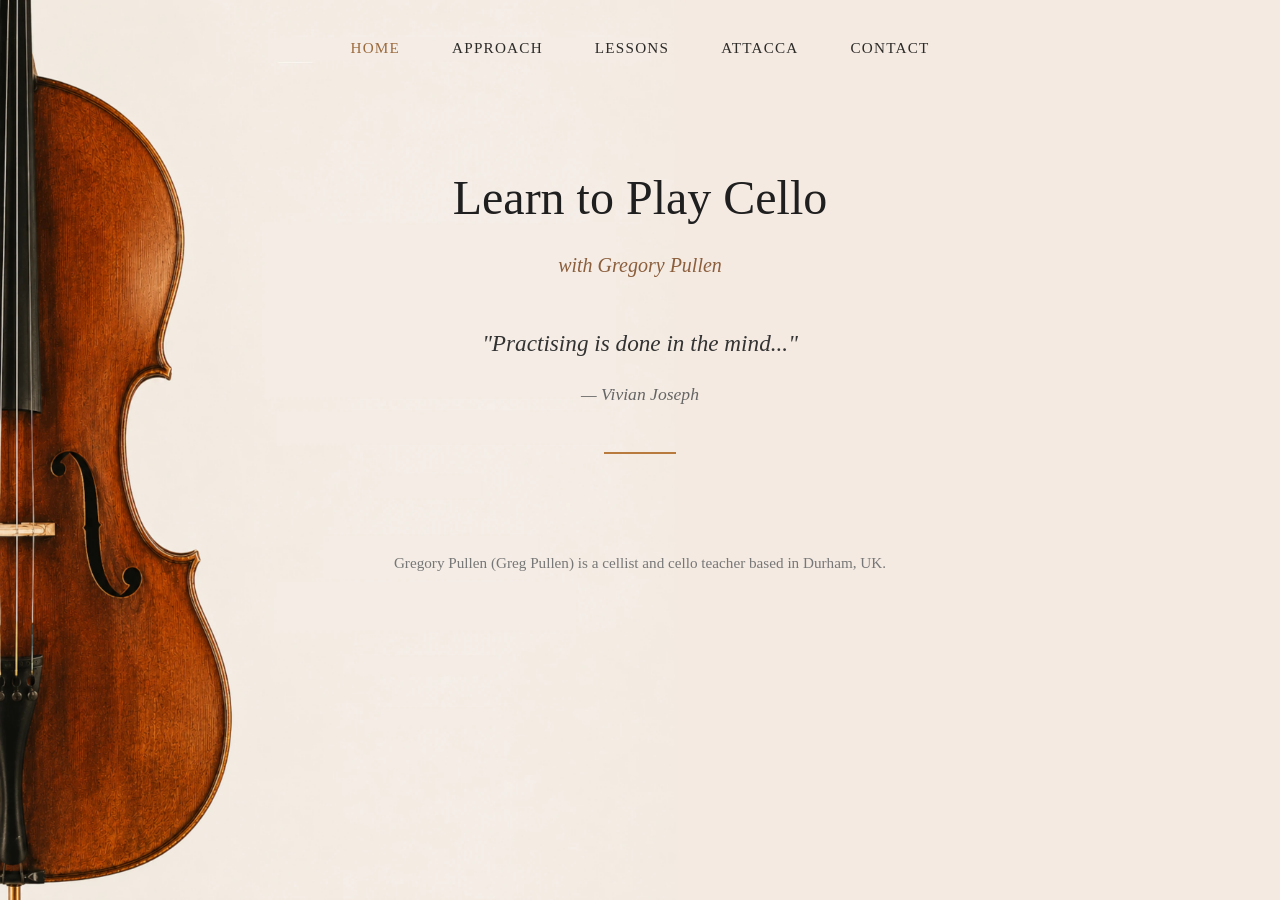
<file: index.html>
<!DOCTYPE html>
<html lang="en">

<head>
    <meta charset="UTF-8">
    <meta name="viewport" content="width=device-width, initial-scale=1.0">

    <title>Learn to Play Cello | Cello lessons in Durham</title>

    <meta name="description" content="Learn to play the cello with Gregory Pullen (Greg Pullen). Discover a thoughtful approach to technique, musicianship and expressive playing through personal lessons and practical articles.">

    <link rel="stylesheet" href="styles.css">

    <link rel="canonical" href="https://learntoplaycello.com/">
    
</head>

<body>

<div class="cello-bg"></div>

<nav class="main-nav">
    <a href="index.html" class="active">Home</a>
    <a href="approach.html">Approach</a>
    <a href="lessons.html">Lessons</a>
    <a href="attacca.html">Attacca</a>
    <a href="contact.html">Contact</a>
</nav>

<div class="container">

    <h1>Learn to Play Cello</h1>

    <p class="subtitle">with Gregory Pullen</p>

    <blockquote>
    "Practising is done in the mind..."
    </blockquote>

    <p class="quote-author">&mdash; Vivian Joseph</p>

    <hr>

    <p class="intro">
        Gregory Pullen (Greg Pullen) is a cellist and cello teacher based in Durham, UK.
    </p>

</div>

</body>
</html>
</file>
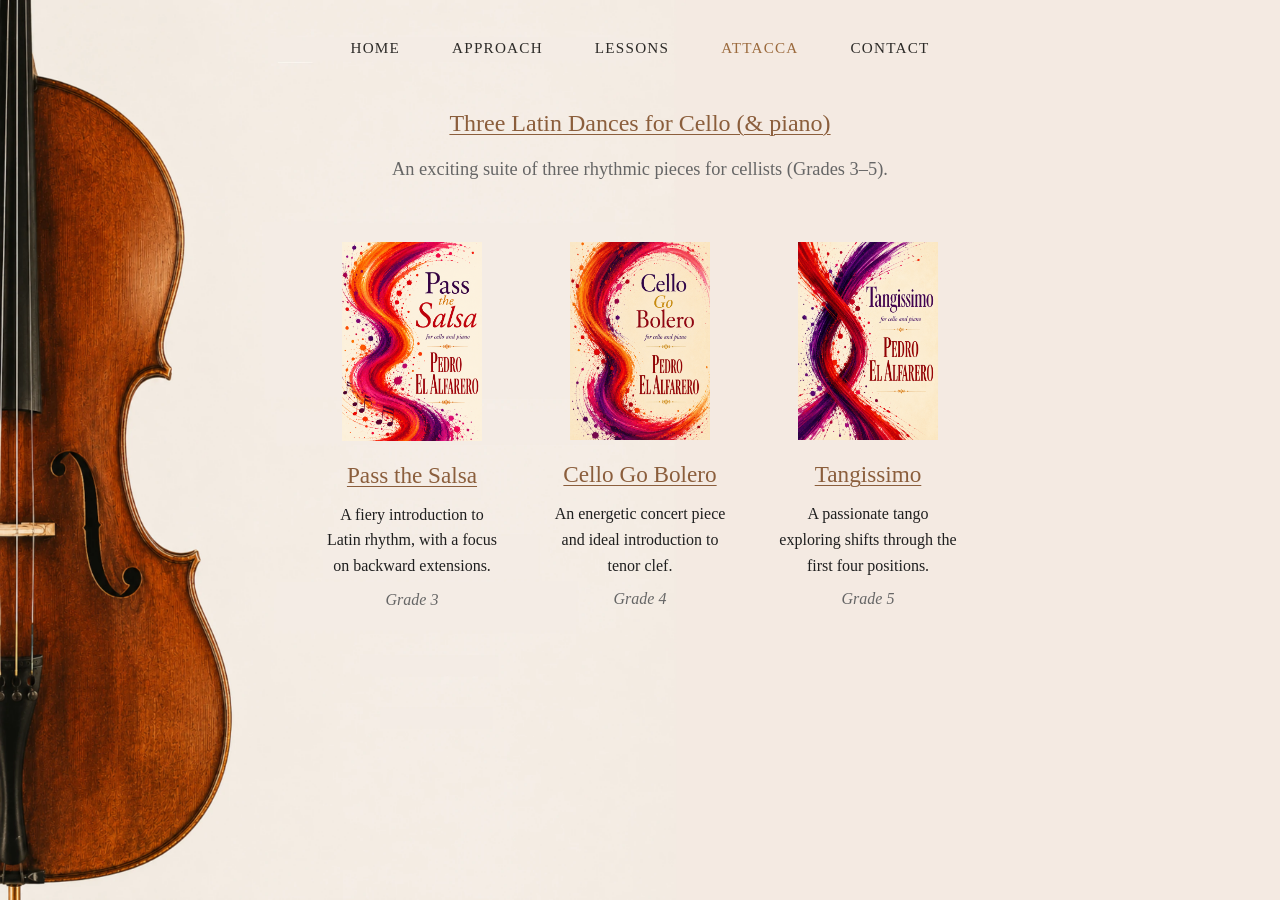
<file: attacca.html>
<!DOCTYPE html>
<html lang="en">

<head>
    <meta charset="UTF-8">
    <meta name="viewport" content="width=device-width, initial-scale=1.0">

    <title>Attacca | Learn to Play Cello</title>

    <link rel="stylesheet" href="styles.css">

    <link rel="canonical" href="https://learntoplaycello.com/attacca.html">
    
</head>

<body>

<div class="cello-bg"></div>

<nav class="main-nav">
    <a href="index.html">Home</a>
    <a href="approach.html">Approach</a>
    <a href="lessons.html">Lessons</a>
    <a href="attacca.html" class="active">Attacca</a>
    <a href="contact.html">Contact</a>
</nav>

<div class="container attacca-container">

    <h1 class="attacca-title">
        <a href="three-latin-dances.html">
            Three Latin Dances for Cello (&amp; piano)
        </a>
    </h1>

    <p class="attacca-intro">
        An exciting suite of three rhythmic pieces for cellists (Grades 3–5).
    </p>

    <br>

    <div class="cover-row">

        <div class="piece">

            <a href="pass-the-salsa.html">
                <img src="images/pass-the-salsa.png"
                     alt="Pass the Salsa"
                     class="cover">
            </a>

            <h3>
                <a href="https://songsforchoirs.com/opus-pass-the-salsa">
                    Pass the Salsa
                </a>
            </h3>

            <p>
                A fiery introduction to Latin rhythm, with a focus on backward extensions.
            </p>

            <p class="grade"><em>Grade 3</em></p>

        </div>

        <div class="piece">

            <a href="cello-go-bolero.html">
                <img src="images/cello-go-bolero.png"
                     alt="Cello Go Bolero"
                     class="cover">
            </a>

            <h3>
                <a href="https://songsforchoirs.com/opus-cello-go-bolero">
                    Cello Go Bolero
                </a>
            </h3>

            <p>
                An energetic concert piece and ideal introduction to tenor clef.
            </p>

            <p class="grade"><em>Grade 4</em></p>

        </div>

        <div class="piece">

            <a href="tangissimo.html">
                <img src="images/tangissimo.png"
                     alt="Tangissimo"
                     class="cover">
            </a>

            <h3>
                <a href="https://songsforchoirs.com/opus-tangissimo">
                    Tangissimo
                </a>
            </h3>

            <p>
                A passionate tango exploring shifts through the first four positions.
            </p>

            <p class="grade"><em>Grade 5</em></p>

        </div>

    </div>

</div>

</body>
</html>
</file>
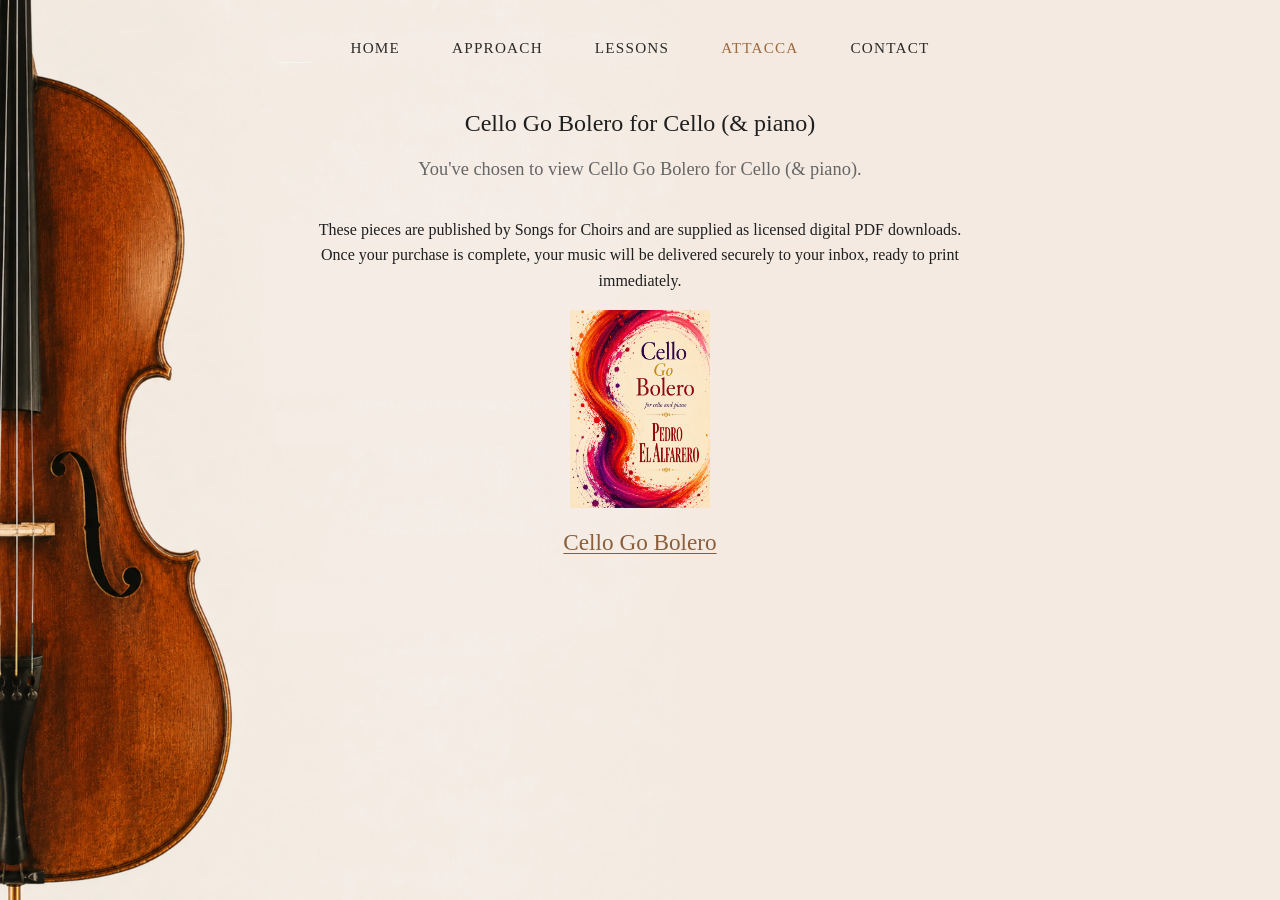
<file: cello-go-bolero.html>
<!DOCTYPE html>
<html lang="en">

<head>
    <meta charset="UTF-8">
    <meta name="viewport" content="width=device-width, initial-scale=1.0">

    <title>Cello Go Bolero | Cello Sheet Music by Gregory Pullen</title>

    <meta name="description" content="Download Cello Go Bolero by Gregory Pullen, the second of the Three Latin Dances for cello and piano. Instant digital download.">

    <link rel="canonical" href="https://learntoplaycello.com/cello-go-bolero.html">

    <link rel="stylesheet" href="styles.css">
</head>

<body>

<div class="cello-bg"></div>

<nav class="main-nav">
    <a href="index.html">Home</a>
    <a href="approach.html">Approach</a>
    <a href="lessons.html">Lessons</a>
    <a href="attacca.html" class="active">Attacca</a>
    <a href="contact.html">Contact</a>
</nav>

<div class="container attacca-container">

    <h1 class="attacca-title">
            Cello Go Bolero for Cello (&amp; piano)
    </h1>

    <p class="attacca-intro">
        You've chosen to view Cello Go Bolero for Cello (& piano).
    </p>

    <p>These pieces are published by Songs for Choirs and are supplied as licensed digital PDF downloads.

        Once your purchase is complete, your music will be delivered securely to your inbox, ready to print immediately.</p>

    <div class="cover-row">

        <div class="piece">

            <a href="https://songsforchoirs.com/opus-cello-go-bolero">
                <img src="images/cello-go-bolero.png"
                     alt="Cello Go Bolero"
                     class="cover">
            </a>

            <h3>
                <a href="https://songsforchoirs.com/opus-cello-go-bolero.html">
                    Cello Go Bolero
                </a>
            </h3>

    </div>

</div>

</body>
</html>
</file>
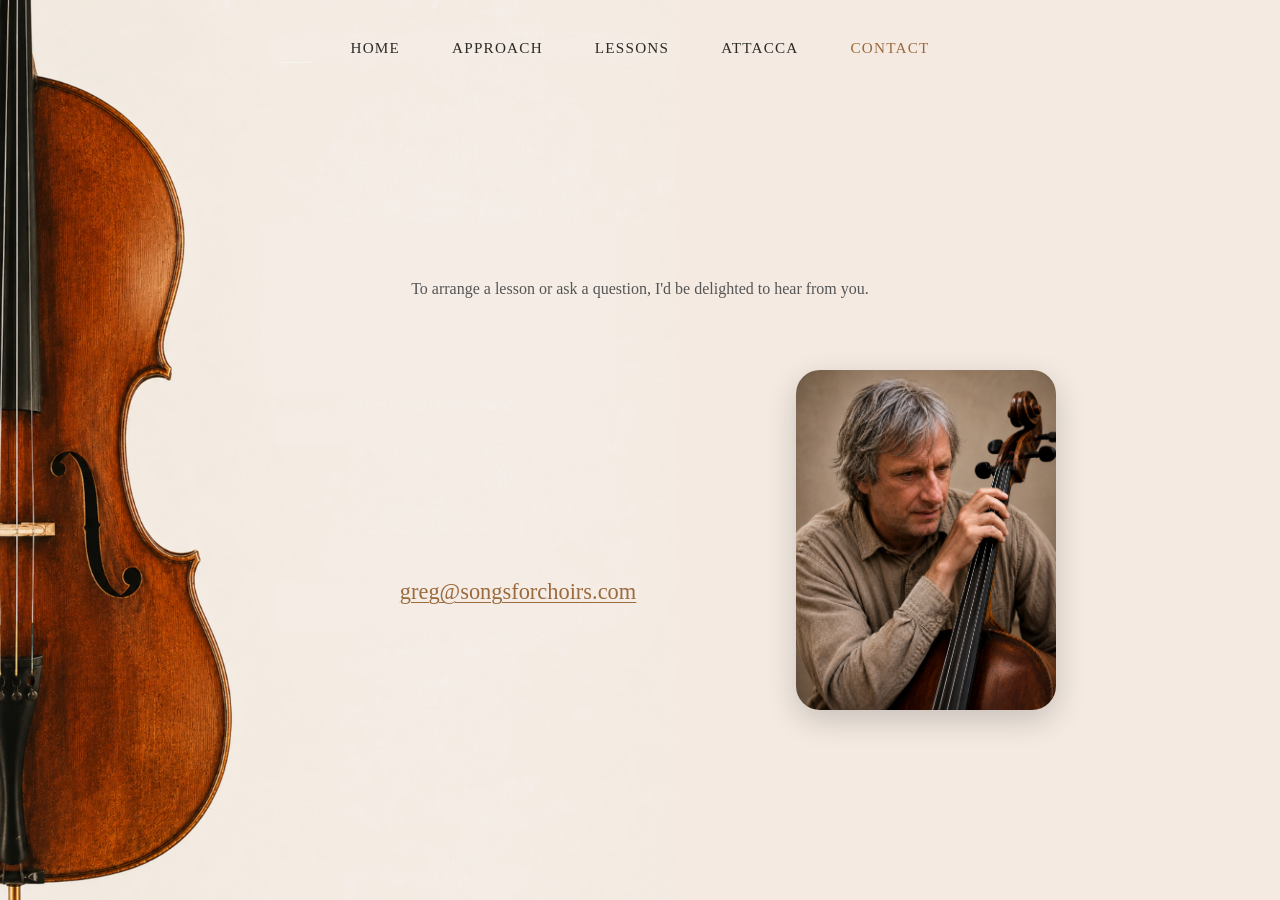
<file: contact.html>
<!DOCTYPE html>
<html lang="en">

<head>
    <meta charset="UTF-8">
    <meta name="viewport" content="width=device-width, initial-scale=1.0">

    <title>Contact Greg Pullen | Cello Lessons in Durham</title>

    <meta name="description" content="Contact Gregory Pullen (Greg Pullen) to enquire about cello lessons in Durham or to ask a question about learning the cello.">

    <link rel="stylesheet" href="styles.css">

    <link rel="canonical" href="https://learntoplaycello.com/contact.html">
    
</head>

<body>

<div class="cello-bg"></div>

<nav class="main-nav">
    <a href="index.html">Home</a>
    <a href="approach.html">Approach</a>
    <a href="lessons.html">Lessons</a>
    <a href="attacca.html">Attacca</a>
    <a href="contact.html" class="active">Contact</a>
</nav>

<div class="contact-container">

    <div class="contact-content">

        <p class="contact-text">
            To arrange a lesson or ask a question, I'd be delighted to hear from you.
        </p>

        <div class="contact-details">

            <p class="email">
                <a href="mailto:greg@songsforchoirs.com">
                    greg@songsforchoirs.com
                </a>
            </p>
        
            <img
                src="images/portrait.png"
                alt="Gregory Pullen"
                class="portrait">
        
        </div>

    </div>

</div>

</body>
</html>
</file>
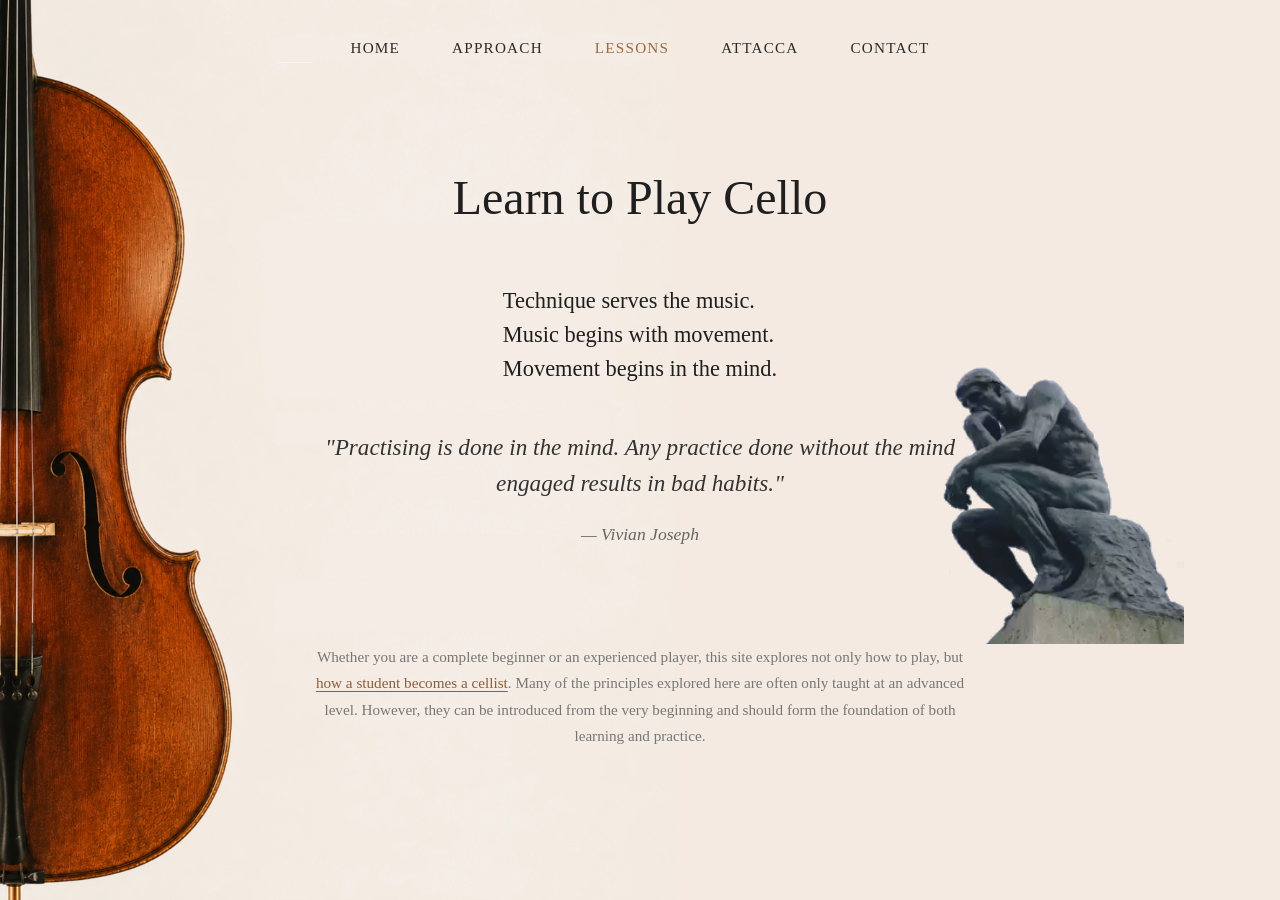
<file: lessons.html>
<!DOCTYPE html>
<html lang="en">

<head>
    <meta charset="UTF-8">
    <meta name="viewport" content="width=device-width, initial-scale=1.0">

    <title>Learn to Play Cello</title>

    <link rel="stylesheet" href="styles.css">

    <link rel="canonical" href="https://learntoplaycello.com/lessons.html">
    
</head>

<body>

    <div class="cello-bg"></div>

    <div class="thinker">
        <a href="https://www.andrex.co.uk/products/toilet-paper-rolls"
           target="_blank"
           rel="noopener noreferrer">
            <img src="images/thinker.png"
                 alt="The Thinker"
                 class="cover">
        </a>
    </div>

<nav class="main-nav">
    <a href="index.html">Home</a>
    <a href="approach.html">Approach</a>
    <a href="lessons.html" class="active">Lessons</a>
    <a href="attacca.html">Attacca</a>
    <a href="contact.html">Contact</a>
</nav>

<div class="container">
        
        <h1>Learn to Play Cello</h1>
        
        <p class="manifesto">
            Technique serves the music.<br>
            Music begins with movement.<br>
            Movement begins in the mind.
        </p>
        
        <blockquote>
        "Practising is done in the mind. Any practice done without the mind engaged results in bad habits."
        </blockquote>
        
        <p class="quote-author">
        &mdash; Vivian Joseph
        </p>
        
        
        
        <p class="intro">
            Whether you are a complete beginner or an experienced player, this site explores not only how to play, 
            but <a href="approach.html">how a student becomes a cellist</a>. Many of the principles explored here are often only taught at an advanced 
            level. However, they can be introduced from the very beginning and should form the foundation of both 
            learning and practice.
         </p>
    
</div>

</body>
</html>
</file>
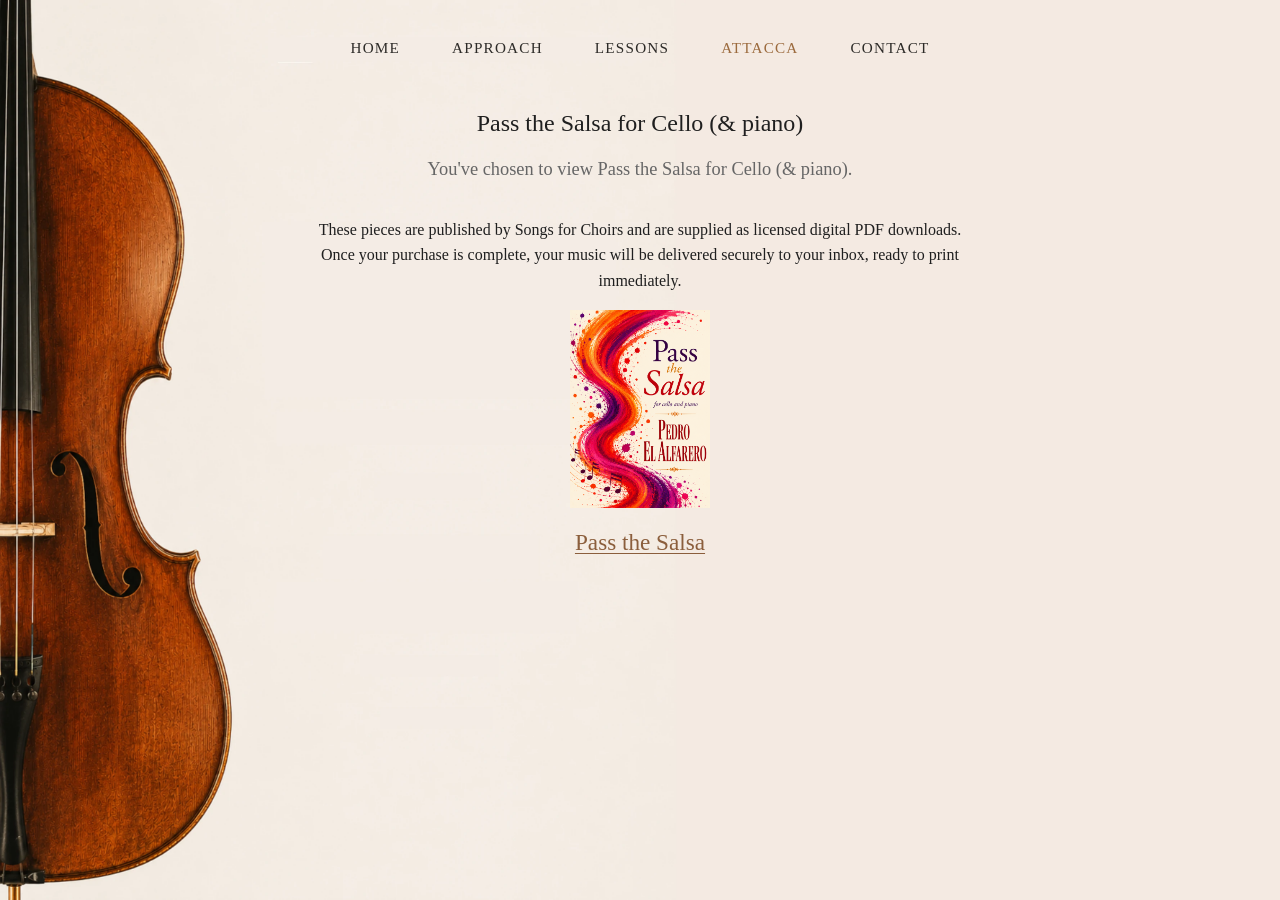
<file: pass-the-salsa.html>
<!DOCTYPE html>
<html lang="en">

<head>
    <meta charset="UTF-8">
    <meta name="viewport" content="width=device-width, initial-scale=1.0">

    <title>Pass the Salsa | Cello Sheet Music by Gregory Pullen</title>

    <meta name="description" content="Download Pass the Salsa by Gregory Pullen, the first of the Three Latin Dances for cello and piano. Instant digital download.">

    <link rel="canonical" href="https://learntoplaycello.com/pass-the-salsa.html">

    <link rel="stylesheet" href="styles.css">
</head>

<body>

<div class="cello-bg"></div>

<nav class="main-nav">
    <a href="index.html">Home</a>
    <a href="approach.html">Approach</a>
    <a href="lessons.html">Lessons</a>
    <a href="attacca.html" class="active">Attacca</a>
    <a href="contact.html">Contact</a>
</nav>

<div class="container attacca-container">

    <h1 class="attacca-title">
            Pass the Salsa for Cello (&amp; piano)
    </h1>

    <p class="attacca-intro">
        You've chosen to view Pass the Salsa for Cello (& piano).
    </p>

    <p>These pieces are published by Songs for Choirs and are supplied as licensed digital PDF downloads.

        Once your purchase is complete, your music will be delivered securely to your inbox, ready to print immediately.</p>

    <div class="cover-row">

        <div class="piece">

            <a href="https://songsforchoirs.com/opus-pass-the-salsa">
                <img src="images/pass-the-salsa.png"
                     alt="Pass the Salsa"
                     class="cover">
            </a>

            <h3>
                <a href="https://songsforchoirs.com/opus-pass-the-salsa.html">
                    Pass the Salsa
                </a>
            </h3>

    </div>

</div>

</body>
</html>
</file>
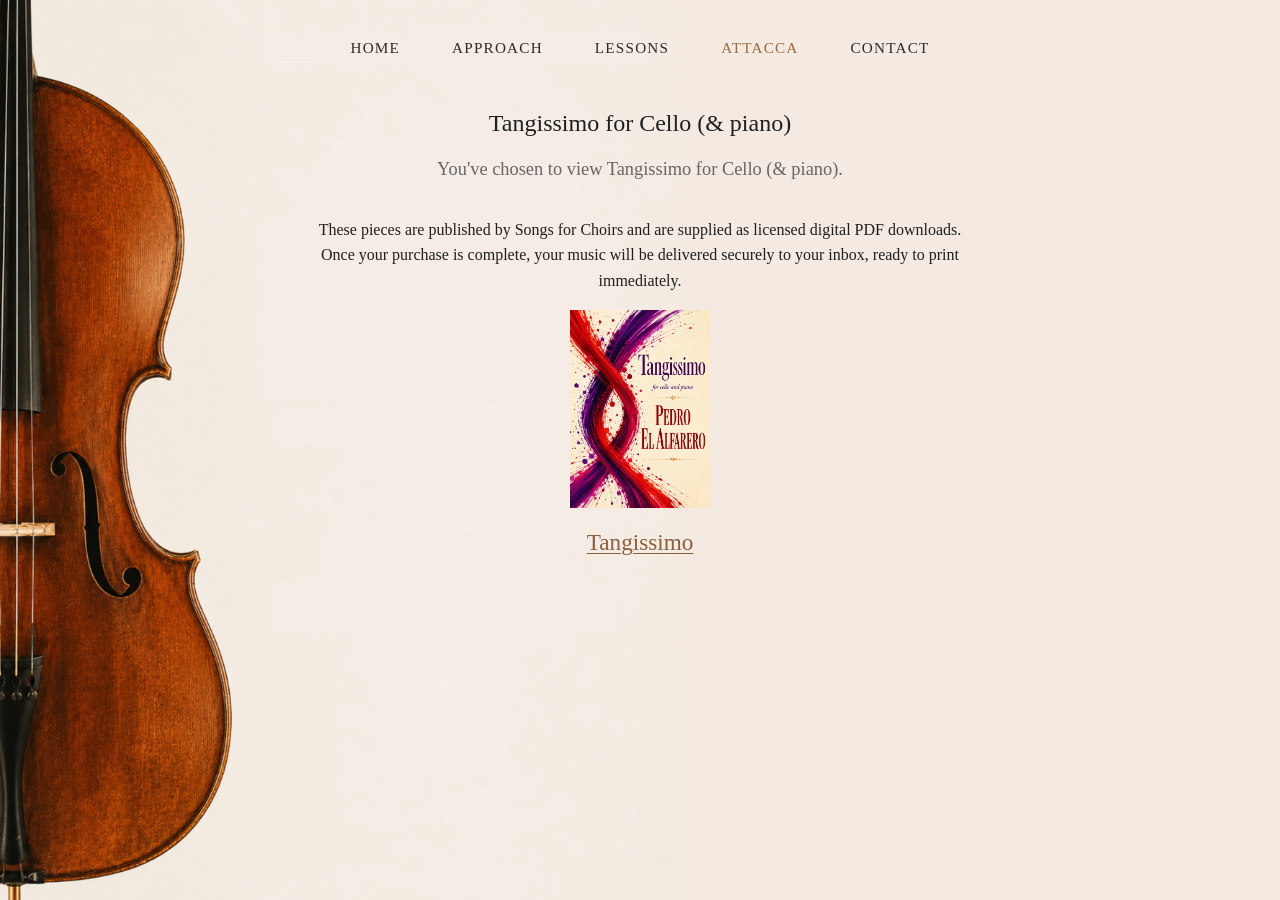
<file: tangissimo.html>
<!DOCTYPE html>
<html lang="en">

<head>
    <meta charset="UTF-8">
    <meta name="viewport" content="width=device-width, initial-scale=1.0">

    <title>Tangissimo | Cello Sheet Music by Gregory Pullen</title>

    <meta name="description" content="Download Tangissimo by Gregory Pullen, the third of the Three Latin Dances for cello and piano. Instant digital download.">

    <link rel="canonical" href="https://learntoplaycello.com/tangissimo.html">

    <link rel="stylesheet" href="styles.css">
</head>

<body>

<div class="cello-bg"></div>

<nav class="main-nav">
    <a href="index.html">Home</a>
    <a href="approach.html">Approach</a>
    <a href="lessons.html">Lessons</a>
    <a href="attacca.html" class="active">Attacca</a>
    <a href="contact.html">Contact</a>
</nav>

<div class="container attacca-container">

    <h1 class="attacca-title">
            Tangissimo for Cello (&amp; piano)
    </h1>

    <p class="attacca-intro">
        You've chosen to view Tangissimo for Cello (& piano).
    </p>

    <p>These pieces are published by Songs for Choirs and are supplied as licensed digital PDF downloads.

        Once your purchase is complete, your music will be delivered securely to your inbox, ready to print immediately.</p>

    <div class="cover-row">

        <div class="piece">

            <a href="https://songsforchoirs.com/opus-tangissimo.html">
                <img src="images/tangissimo.png"
                     alt="Tangissimo"
                     class="cover">
            </a>

            <h3>
                <a href="https://songsforchoirs.com/opus-tangissimo.html">
                    Tangissimo
                </a>
            </h3>

    </div>

</div>

</body>
</html>
</file>
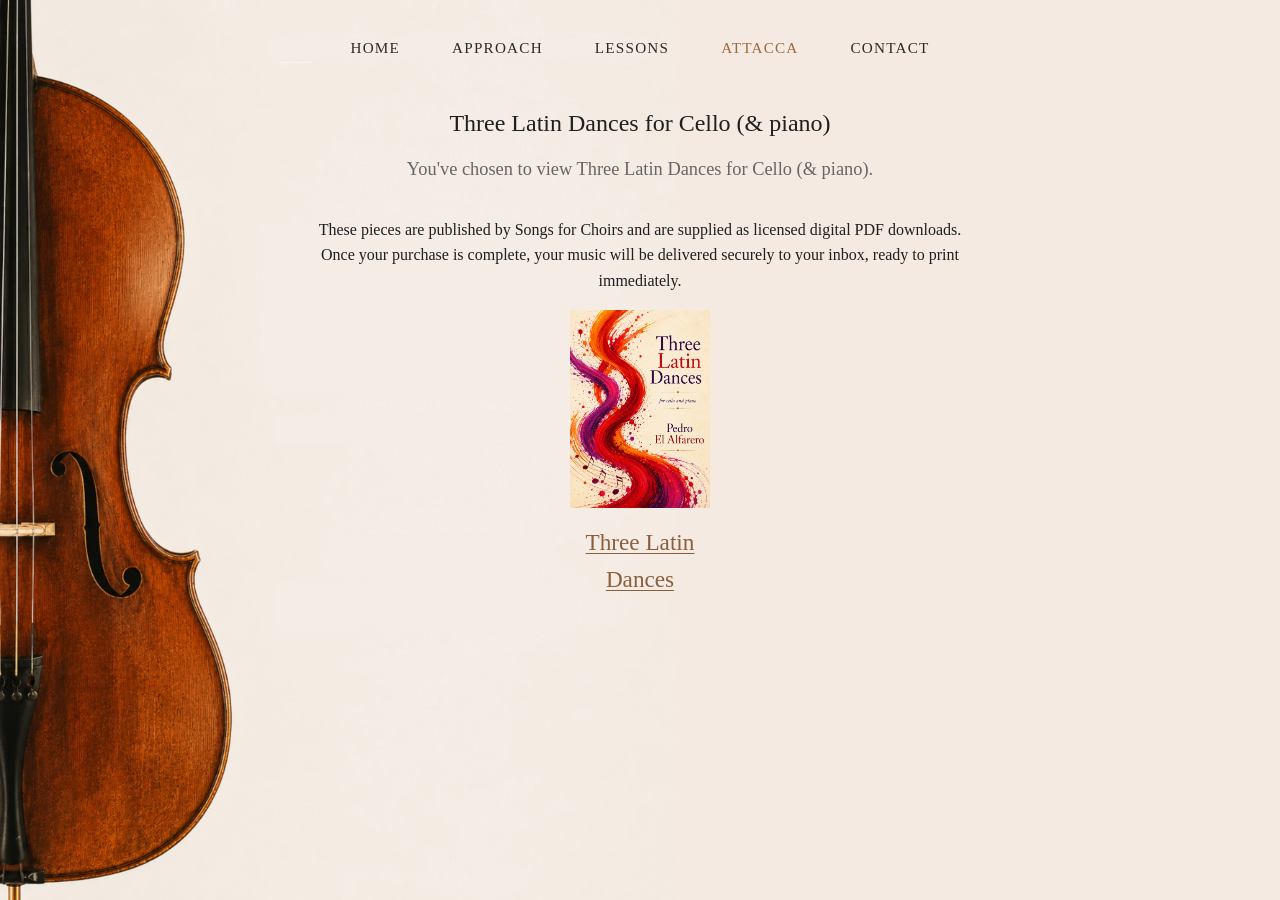
<file: three-latin-dances.html>
<!DOCTYPE html>
<html lang="en">

<head>
    <meta charset="UTF-8">
    <meta name="viewport" content="width=device-width, initial-scale=1.0">

    <title>Three Latin Dances | Cello Sheet Music by Gregory Pullen</title>

    <meta name="description" content="Download Gregory Pullen's Three Latin Dances for cello and piano: Pass the Salsa, Cello Go Bolero and Tangissimo. Instant digital download.">

    <link rel="canonical" href="https://learntoplaycello.com/three-latin-dances.html">

    <link rel="stylesheet" href="styles.css">
</head>

<body>

<div class="cello-bg"></div>

<nav class="main-nav">
    <a href="index.html">Home</a>
    <a href="approach.html">Approach</a>
    <a href="lessons.html">Lessons</a>
    <a href="attacca.html" class="active">Attacca</a>
    <a href="contact.html">Contact</a>
</nav>

<div class="container attacca-container">

    <h1 class="attacca-title">
            Three Latin Dances for Cello (&amp; piano)
    </h1>

    <p class="attacca-intro">
        You've chosen to view Three Latin Dances for Cello (& piano).
    </p>

    <p>These pieces are published by Songs for Choirs and are supplied as licensed digital PDF downloads.

        Once your purchase is complete, your music will be delivered securely to your inbox, ready to print immediately.</p>

    <div class="cover-row">

        <div class="piece">

            <a href="https://songsforchoirs.com/set-three-latin-dances.html">
                <img src="images/three-latin-dances.png"
                     alt="Three Latin Dances"
                     class="cover">
            </a>

            <h3>
                <a href="https://songsforchoirs.com/set-three-latin-dances.html">
                    Three Latin Dances
                </a>
            </h3>

    </div>

</div>

</body>
</html>
</file>
<file: styles.css>
/* =====================================================
   Learn to Play Cello
   ===================================================== */

* {
    box-sizing: border-box;
}

body {
    margin: 0;
    background: #f8f5f1;
    color: #1f1f1f;
    font-family: Georgia, "Times New Roman", serif;
    line-height: 1.6;
}

/* =====================================================
   Background Images
   ===================================================== */

.cello-bg {
    position: fixed;
    inset: 0;
    z-index: -2;
    pointer-events: none;

    background: #f4eee8 url("images/eastman_bg1.WebP")
        no-repeat left center;
    background-size: auto 100vh;
}

.signpost {
    position: fixed;
    right: -3rem;
    bottom: 21rem;
    width: 400px;

    opacity: 0.9;
    pointer-events: none;
    z-index: -1;
}

.signpost img {
    display: block;
    width: 100%;
    height: auto;
}

.thinker {
    position: fixed;
    right: 6rem;
    bottom: 15rem;
    width: 300px;

    opacity: 0.9;
    pointer-events: auto;
    z-index: 10;
}

.thinker img {
    display: block;
    width: 100%;
    height: auto;
}

/* =====================================================
   Navigation
   ===================================================== */

.main-nav {
    position: fixed;
    top: 36px;
    left: 50%;
    transform: translateX(-50%);
    z-index: 100;

    display: flex;
    gap: 52px;

    font-size: .95rem;
    letter-spacing: .08em;
    text-transform: uppercase;
}

.main-nav a {
    color: #2d2b28;
    text-decoration: none;
    transition: color .2s ease;
}

.main-nav a:hover,
.main-nav a.active {
    color: #9b6a3d;
}

/* =====================================================
   Main Layout
   ===================================================== */

.container {
    max-width: 760px;
    margin: 170px auto 80px;
    padding: 0 40px;
    text-align: center;
}

.contact-container {
    max-width: 760px;
    margin: 260px auto 80px;
    padding: 0 40px;
    text-align: center;
}

/* =====================================================
   Headings
   ===================================================== */

h1 {
    margin: 0 0 2.5rem;

    font-size: 3rem;
    font-weight: normal;
    line-height: 1.15;
}

h1 span {
    color: #666;
    font-size: .75em;
}

.subtitle {
    margin: -1rem 0 2.8rem;

    color: #8b5e3c;
    font-size: 1.25rem;
    font-style: italic;
}

/* =====================================================
   Manifesto
   ===================================================== */

.manifesto {
    display: inline-block;

    margin: 1.2rem auto 2rem;

    text-align: left;
    font-size: 1.4rem;
    line-height: 1.5;
}

/* =====================================================
   Quote
   ===================================================== */

blockquote {
    max-width: 680px;
    margin: .8rem auto 0;

    font-size: 1.45rem;
    font-style: italic;
    line-height: 1.55;
    color: #333;
}

.quote-author {
    margin-top: 1.1rem;

    font-size: 1.1rem;
    font-style: italic;
    color: #666;
}

/* =====================================================
   Divider
   ===================================================== */

hr {
    width: 72px;
    margin: 44px auto;

    border: none;
    border-top: 2px solid #b97b3d;
}

/* =====================================================
   Introduction
   ===================================================== */

.intro {
    max-width: 650px;
    margin: 6rem auto 0;

    font-size: .95rem;
    line-height: 1.75;
    color: #777;
}

/* =====================================================
   Lists
   ===================================================== */

ol {
    max-width: 680px;
    margin: 0 auto 3rem;
    padding-left: 1.5rem;

    text-align: left;
    font-size: 1.2rem;
    line-height: 1.7;
}

li {
    margin-bottom: 1.3rem;
}

/* =====================================================
   Contact
   ===================================================== */

.contact-content {
    display: flex;
    flex-direction: column;
    align-items: center;
    gap: 2rem;
}

.contact-details {
    display: flex;
    justify-content: center;
    align-items: center;
    gap: 10rem;
    margin-top: 2.5rem;

    position: relative;
    left: 5.5rem;          /* try between 6rem and 8rem */
}

.email {
    margin: 0;
}

.portrait {
    width: 260px;
    height: 340px;

    object-fit: cover;
    object-position: center top;

    border-radius: 24px;

    box-shadow: 0 10px 30px rgba(0,0,0,.18);

    position: relative;
    top: -20px;
}

.contact {
    max-width: 680px;
    margin: 0 auto;

    font-size: 1.1rem;
    line-height: 1.7;
}

.contact-text {
    margin-top: 1rem;
    color: #555;
}

.email {
    margin-top: 4rem;
    font-size: 1.4rem;
}

.email a {
    color: #9b6a3d;
}

.email a:hover {
    color: #5a3418;
}

/* =====================================================
   Links
   ===================================================== */

a {
    color: #8b5e3c;
    text-decoration: underline;
    text-decoration-thickness: 1px;
    text-underline-offset: 3px;

    transition: .2s;
}

a:hover {
    color: #5a3418;
    text-decoration-thickness: 2px;
}

/* =====================================================
   Short screens (e.g. 1366 × 768 laptops)
   ===================================================== */

@media (max-height: 800px) {

    .signpost {
        bottom: 9rem;
    }

    .container,
    .contact-container {
        margin-top: 90px;
    }

    .attacca-container {
        margin-top: 110px;
    }

    h1 {
        margin-bottom: 1.6rem;
    }

    .subtitle {
        margin: -.5rem 0 2rem;
    }

    .manifesto {
        margin: .8rem auto 1.4rem;
    }

    blockquote {
        font-size: 1.3rem;
        line-height: 1.45;
    }

    .quote-author {
        margin-top: .2rem;
    }

    hr {
        margin: 30px auto;
    }

    ol {
        font-size: 1.1rem;
        line-height: 1.55;
    }

    li {
        margin-bottom: .8rem;
    }

    .intro {
        margin-top: 3rem;
    }

}

/* =====================================================
   Tall screens
   ===================================================== */

@media (min-height: 900px) {

    .attacca-container {
        margin-top: 150px;
    }

}

/* =====================================================
   Mobile
   ===================================================== */

@media (max-width: 900px) {

    .signpost {
        display: none;
    }

}

@media (max-width: 700px) {

    .main-nav {
        gap: 24px;
        font-size: .82rem;
    }

    .container,
    .contact-container {
        margin: 120px auto 60px;
        padding: 0 22px;
    }

   .cello-bg {
       opacity: 0.12;
       background-size: auto 75vh;
       background-position: left center;
   }

    h1 {
        font-size: 2.3rem;
    }

    .manifesto,
    blockquote,
    ol {
        font-size: 1.1rem;
    }

    .intro,
    .contact,
    .email {
        font-size: 1rem;
    }

}

/* =====================================================
   Attacca
   ===================================================== */

.attacca-container {
    margin-top: 110px;
}

.attacca-title {
    font-size: 1.5rem;
    font-weight: normal;
    margin-bottom: .6rem;
}

.attacca-intro {
    max-width: 650px;
    margin: 1rem auto 2rem;
    font-size: 1.15rem;
    line-height: 1.7;
    color: #666;
}

.cover-row {
    display: flex;
    justify-content: center;
    align-items: flex-start;
    gap: 3rem;
    flex-wrap: wrap;
}

.piece {
    width: 180px;
    text-align: center;
}

.cover {
    width: 140px;
    height: auto;
    display: block;
    margin: 0 auto 1rem;
    transition: transform .2s ease;
}

.cover:hover {
    transform: scale(1.03);
}

.piece h3 {
    margin: .5rem 0;
    font-size: 1.45rem;
    font-weight: normal;
}

.piece p {
    margin: .5rem 0;
    line-height: 1.6;
}

.grade {
    margin-top: .8rem;
    color: #666;
}
</file>
